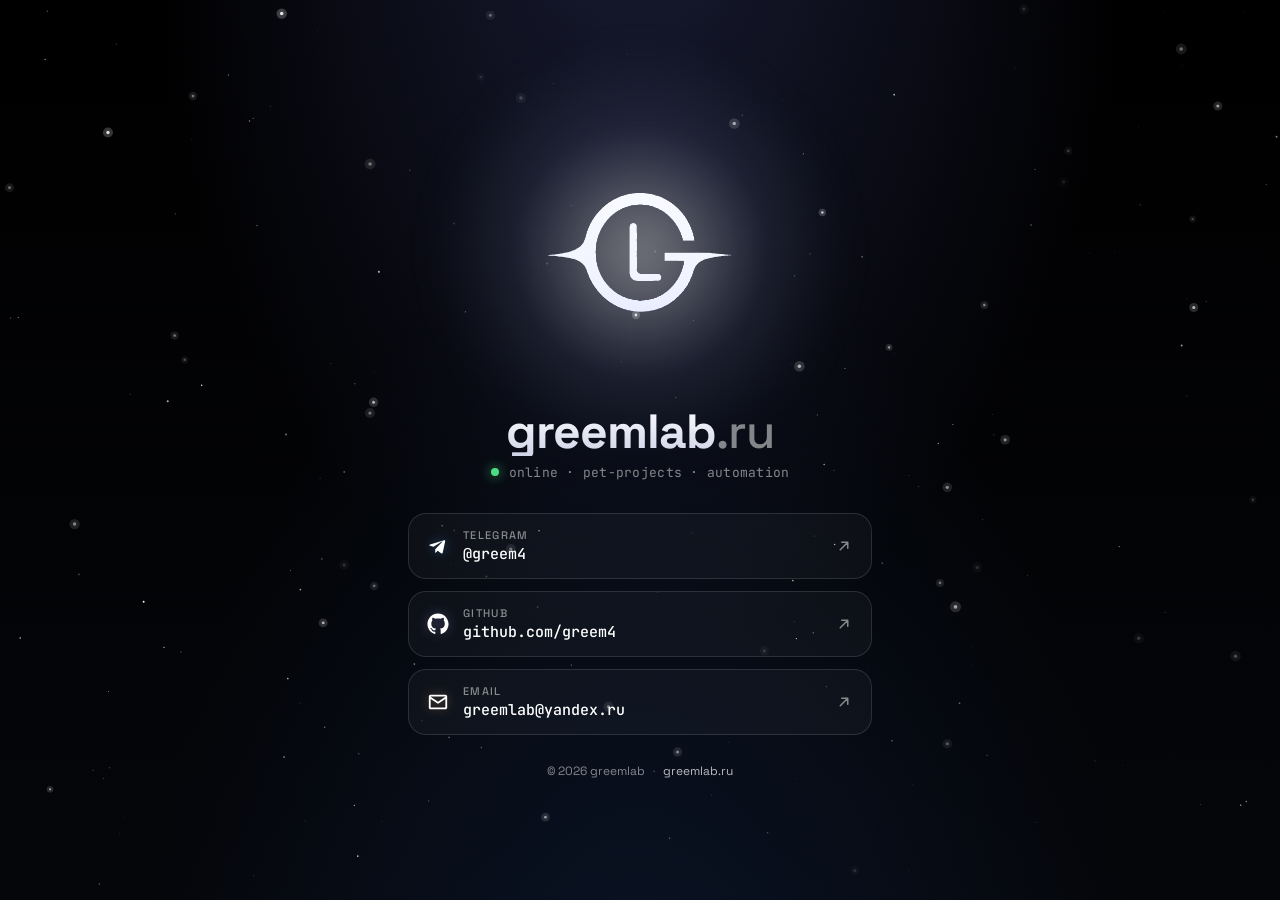
<file: index.html>
<!DOCTYPE html>
<html lang="ru">
<head>
  <meta charset="UTF-8" />
  <meta name="viewport" content="width=device-width, initial-scale=1.0, viewport-fit=cover" />
  <meta name="theme-color" content="#000000" />
  <meta name="description" content="greemlab — личный сайт-визитка. Telegram, GitHub, контакты." />
  <meta name="author" content="greemlab" />

  <meta property="og:type" content="website" />
  <meta property="og:title" content="greemlab" />
  <meta property="og:description" content="Личный сайт-визитка. Telegram, GitHub, контакты." />
  <meta property="og:image" content="https://greemlab.ru/assets/logo.png" />
  <meta property="og:url" content="https://greemlab.ru" />
  <meta name="twitter:card" content="summary_large_image" />

  <title>greemlab — личный сайт</title>

  <link rel="icon" type="image/svg+xml" href="assets/favicon.svg" />
  <link rel="icon" type="image/png" sizes="16x16" href="assets/favicon-16.png" />
  <link rel="icon" type="image/png" sizes="32x32" href="assets/favicon-32.png" />
  <link rel="icon" type="image/png" sizes="192x192" href="assets/favicon-192.png" />
  <link rel="icon" type="image/png" sizes="512x512" href="assets/favicon-512.png" />
  <link rel="alternate icon" type="image/x-icon" href="assets/favicon.ico" />
  <link rel="apple-touch-icon" sizes="180x180" href="assets/apple-touch-icon.png" />
  <link rel="canonical" href="https://greemlab.ru/" />

  <link rel="preconnect" href="https://fonts.googleapis.com" />
  <link rel="preconnect" href="https://fonts.gstatic.com" crossorigin />
  <link href="https://fonts.googleapis.com/css2?family=Space+Grotesk:wght@400;500;600;700&family=JetBrains+Mono:wght@400;500&display=swap" rel="stylesheet" />

  <link rel="stylesheet" href="styles.css" />
</head>
<body>
  <canvas id="starfield" aria-hidden="true"></canvas>

  <a class="skip-link" href="#main">Перейти к содержимому</a>

  <main id="main" class="card" role="main">
    <div class="logo-wrap">
      <div class="logo" role="img" aria-label="Логотип greemlab"></div>
      <img
        src="assets/logo-mask.png"
        alt="Логотип greemlab"
        class="logo-img"
        width="220"
        height="220"
        draggable="false"
      />
    </div>

    <h1 class="title">
      <span class="title-main">greemlab</span>
      <span class="title-dot">.</span><span class="title-tld">ru</span>
    </h1>

    <p class="tagline">
      <span class="dot"></span>
      <span>online · pet-projects · automation</span>
    </p>

    <nav class="links" aria-label="Контакты">
      <a class="link tg" href="https://t.me/greem4" target="_blank" rel="noopener noreferrer" aria-label="Telegram">
        <svg class="icon" viewBox="0 0 24 24" aria-hidden="true">
          <path d="M9.04 15.47 8.9 19.4c.41 0 .59-.18.81-.39l1.94-1.86 4.02 2.94c.74.41 1.27.2 1.46-.68l2.65-12.4c.25-1.13-.41-1.57-1.13-1.3L3.4 10.34c-1.1.43-1.08 1.05-.19 1.32l3.93 1.23 9.13-5.75c.43-.27.82-.12.5.17"/>
        </svg>
        <span class="link-text">
          <span class="link-label">Telegram</span>
          <span class="link-value">@greem4</span>
        </span>
        <svg class="arrow" viewBox="0 0 24 24" aria-hidden="true">
          <path d="M7 17 17 7M9 7h8v8" fill="none" stroke="currentColor" stroke-width="2" stroke-linecap="round" stroke-linejoin="round"/>
        </svg>
      </a>

      <a class="link gh" href="https://github.com/greem4" target="_blank" rel="noopener noreferrer" aria-label="GitHub">
        <svg class="icon" viewBox="0 0 24 24" aria-hidden="true">
          <path d="M12 .5C5.65.5.5 5.65.5 12c0 5.08 3.29 9.39 7.86 10.91.58.1.79-.25.79-.56 0-.28-.01-1.02-.02-2-3.2.69-3.87-1.54-3.87-1.54-.52-1.34-1.28-1.69-1.28-1.69-1.05-.72.08-.7.08-.7 1.16.08 1.78 1.2 1.78 1.2 1.03 1.77 2.7 1.26 3.36.96.1-.75.4-1.26.73-1.55-2.55-.29-5.24-1.28-5.24-5.69 0-1.26.45-2.29 1.19-3.1-.12-.29-.52-1.47.11-3.06 0 0 .97-.31 3.18 1.18.92-.26 1.91-.39 2.89-.39.98 0 1.97.13 2.89.39 2.21-1.49 3.18-1.18 3.18-1.18.63 1.59.23 2.77.11 3.06.74.81 1.19 1.84 1.19 3.1 0 4.42-2.7 5.4-5.27 5.69.41.36.78 1.05.78 2.12 0 1.53-.01 2.77-.01 3.15 0 .31.21.67.8.56C20.21 21.39 23.5 17.08 23.5 12 23.5 5.65 18.35.5 12 .5z"/>
        </svg>
        <span class="link-text">
          <span class="link-label">GitHub</span>
          <span class="link-value">github.com/greem4</span>
        </span>
        <svg class="arrow" viewBox="0 0 24 24" aria-hidden="true">
          <path d="M7 17 17 7M9 7h8v8" fill="none" stroke="currentColor" stroke-width="2" stroke-linecap="round" stroke-linejoin="round"/>
        </svg>
      </a>

      <a class="link mail" href="mailto:greemlab@yandex.ru" aria-label="Email">
        <svg class="icon" viewBox="0 0 24 24" aria-hidden="true">
          <path d="M4 4h16c1.1 0 2 .9 2 2v12c0 1.1-.9 2-2 2H4c-1.1 0-2-.9-2-2V6c0-1.1.9-2 2-2zm0 2v.4l8 5.2 8-5.2V6H4zm16 2.8-7.45 4.85a1 1 0 0 1-1.1 0L4 8.8V18h16V8.8z"/>
        </svg>
        <span class="link-text">
          <span class="link-label">Email</span>
          <span class="link-value">greemlab@yandex.ru</span>
        </span>
        <svg class="arrow" viewBox="0 0 24 24" aria-hidden="true">
          <path d="M7 17 17 7M9 7h8v8" fill="none" stroke="currentColor" stroke-width="2" stroke-linecap="round" stroke-linejoin="round"/>
        </svg>
      </a>
    </nav>

    <footer class="footer">
      <span>© <span id="year">2026</span> greemlab</span>
      <span class="sep">·</span>
      <a href="https://greemlab.ru" rel="canonical">greemlab.ru</a>
    </footer>
  </main>

  <script src="script.js" defer></script>
</body>
</html>
</file>
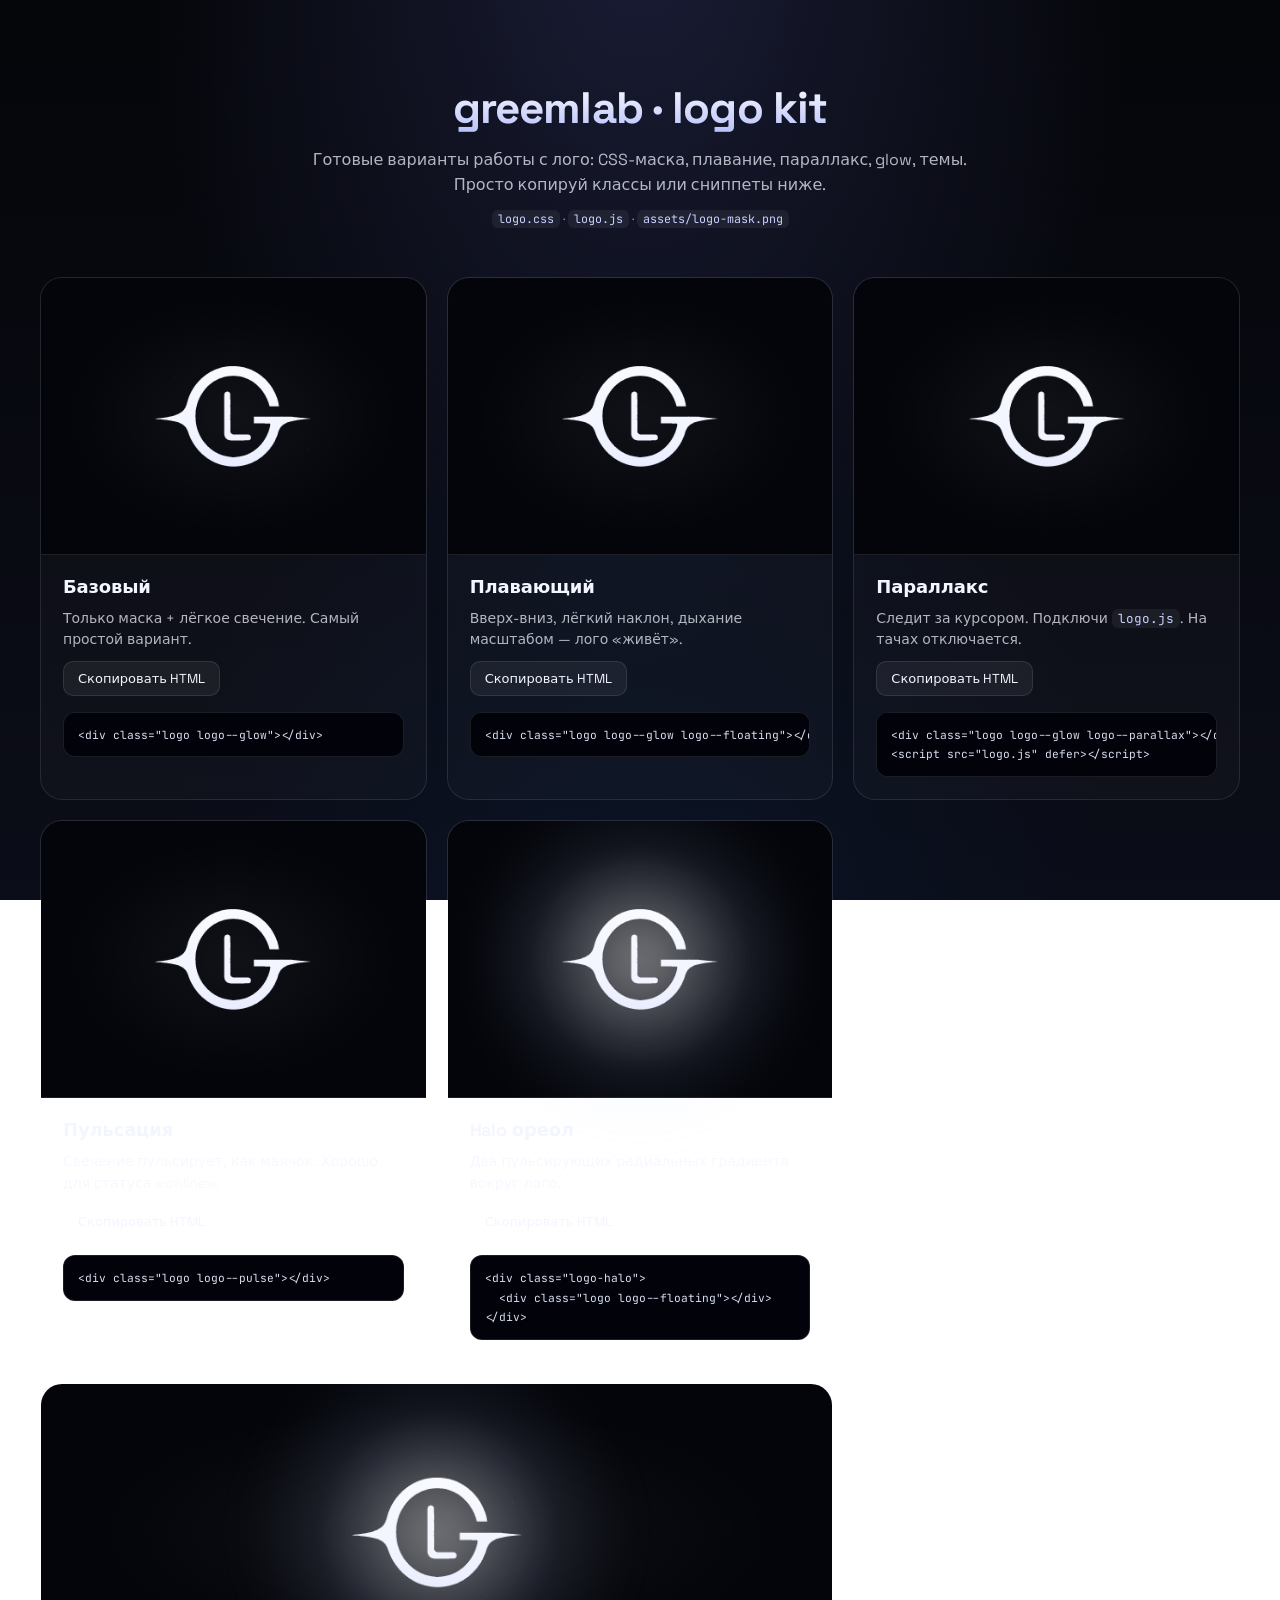
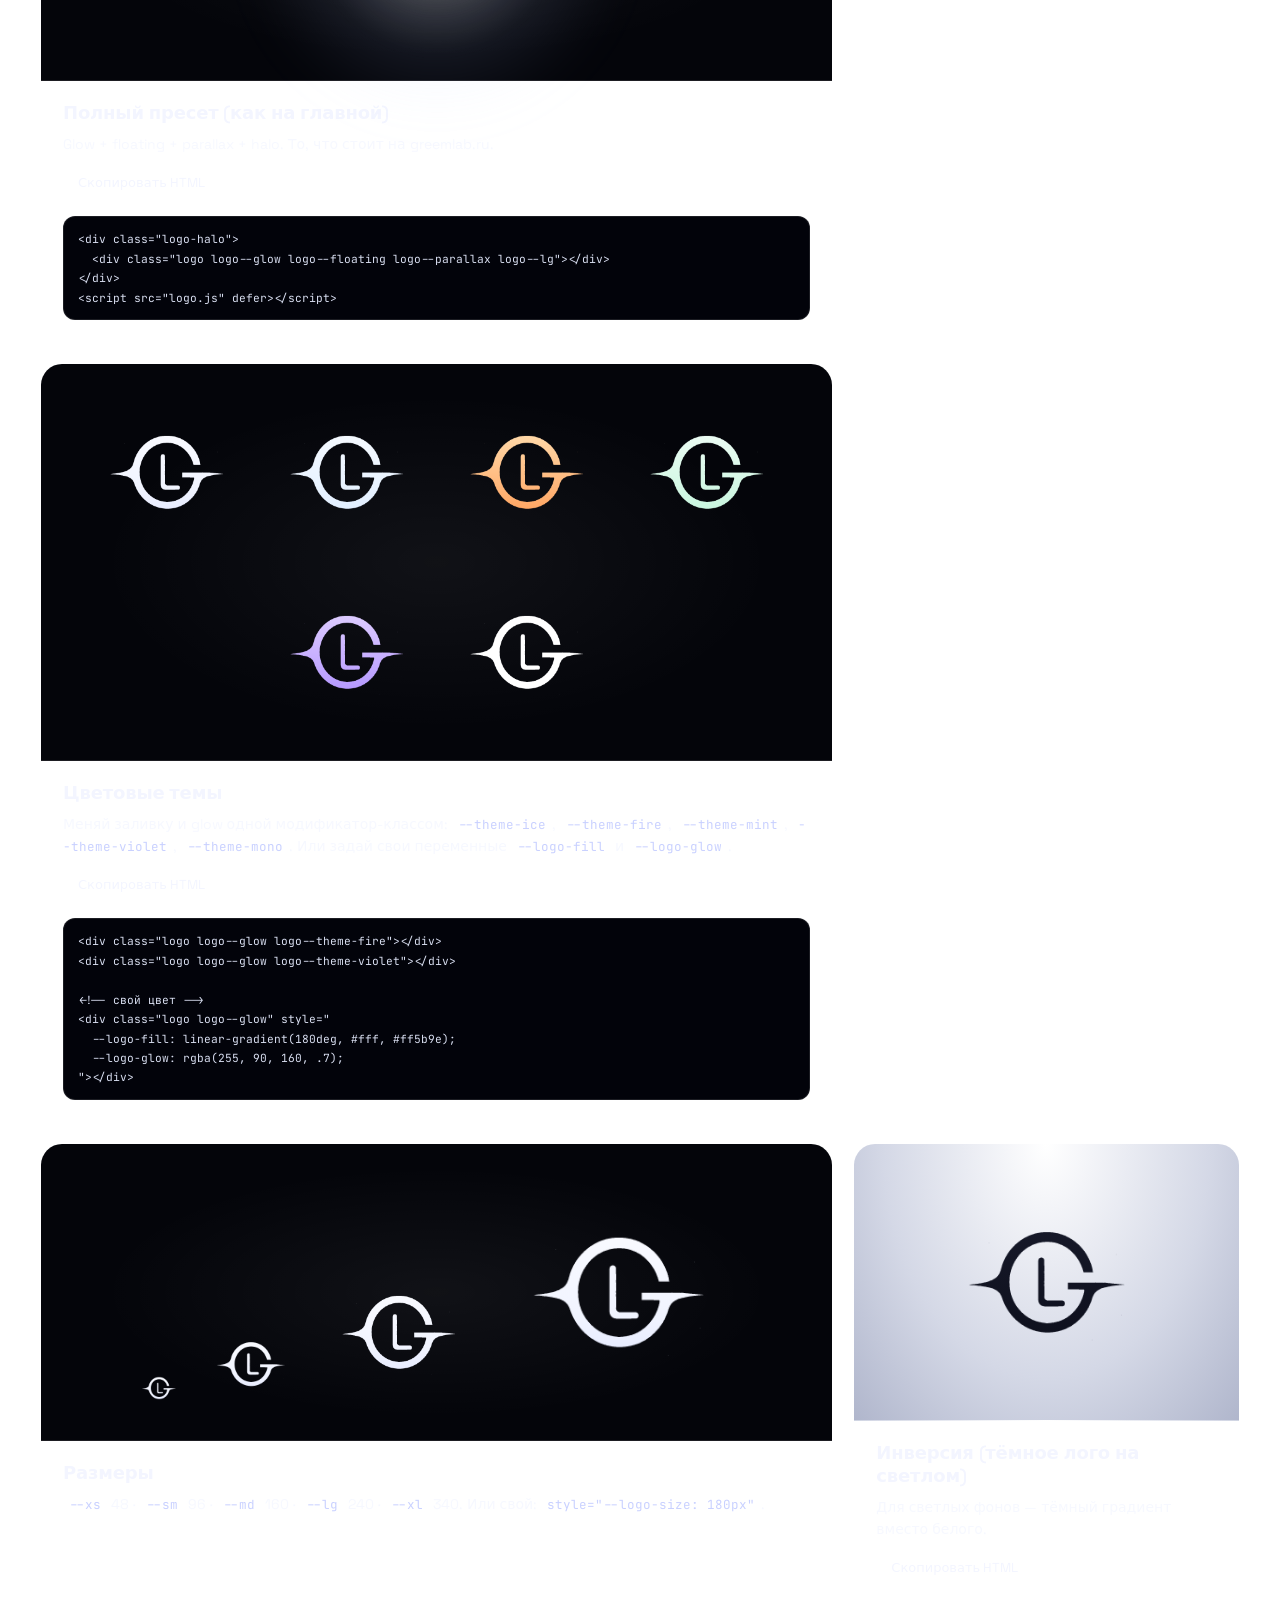
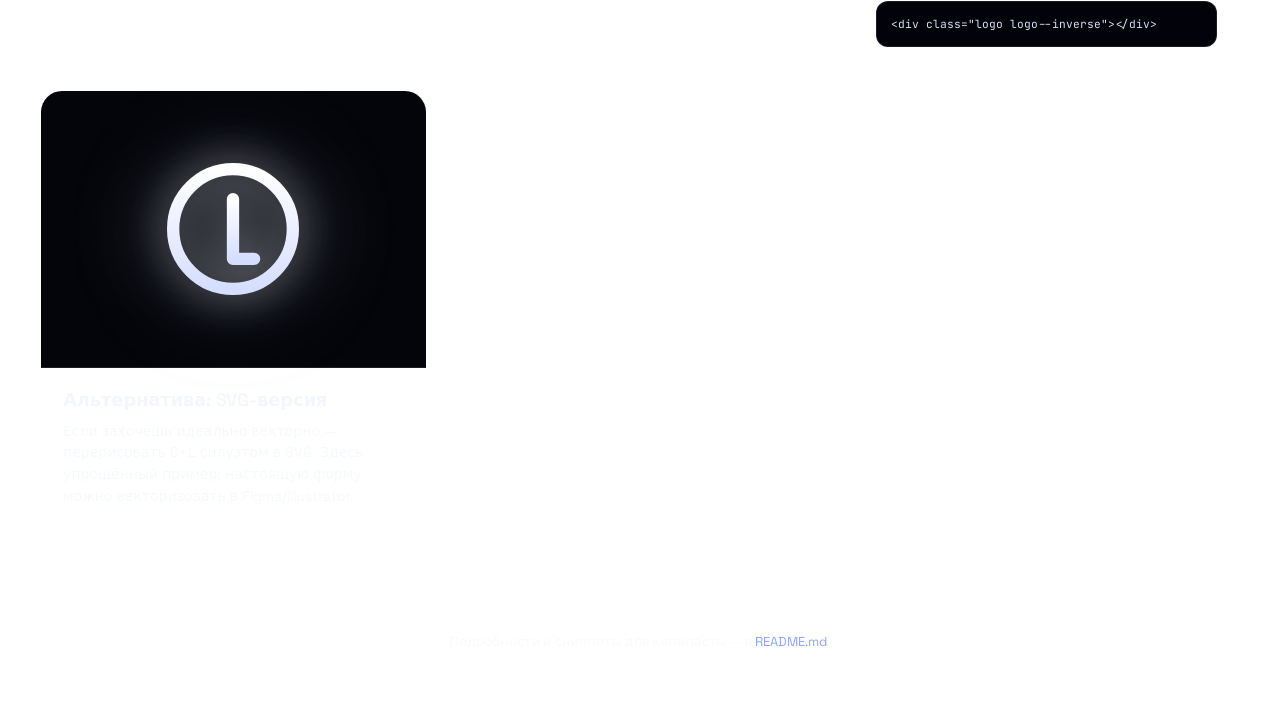
<file: logo-kit/index.html>
<!DOCTYPE html>
<html lang="ru">
<head>
  <meta charset="UTF-8" />
  <meta name="viewport" content="width=device-width, initial-scale=1.0" />
  <title>greemlab — logo kit</title>
  <link rel="icon" type="image/svg+xml" href="assets/favicon.svg" />
  <link rel="icon" type="image/png" href="assets/logo-mask.png" />

  <link rel="preconnect" href="https://fonts.googleapis.com" />
  <link rel="preconnect" href="https://fonts.gstatic.com" crossorigin />
  <link href="https://fonts.googleapis.com/css2?family=Space+Grotesk:wght@400;500;600;700&family=JetBrains+Mono:wght@400;500&display=swap" rel="stylesheet" />

  <link rel="stylesheet" href="logo.css" />
  <link rel="stylesheet" href="showcase.css" />
</head>
<body>
  <header class="hero">
    <h1>greemlab · logo kit</h1>
    <p class="lead">
      Готовые варианты работы с лого: CSS-маска, плавание, параллакс, glow, темы.
      Просто копируй классы или сниппеты ниже.
    </p>
    <p class="meta">
      <code>logo.css</code> · <code>logo.js</code> · <code>assets/logo-mask.png</code>
    </p>
  </header>

  <main class="grid">

    <!-- 1. Базовый -->
    <section class="tile">
      <div class="tile__stage">
        <div class="logo logo--glow"></div>
      </div>
      <div class="tile__body">
        <h2>Базовый</h2>
        <p>Только маска + лёгкое свечение. Самый простой вариант.</p>
        <button class="copy" data-target="#snip-basic">Скопировать HTML</button>
        <pre id="snip-basic"><code>&lt;div class="logo logo--glow"&gt;&lt;/div&gt;</code></pre>
      </div>
    </section>

    <!-- 2. Плавающий -->
    <section class="tile">
      <div class="tile__stage">
        <div class="logo logo--glow logo--floating"></div>
      </div>
      <div class="tile__body">
        <h2>Плавающий</h2>
        <p>Вверх-вниз, лёгкий наклон, дыхание масштабом — лого «живёт».</p>
        <button class="copy" data-target="#snip-float">Скопировать HTML</button>
        <pre id="snip-float"><code>&lt;div class="logo logo--glow logo--floating"&gt;&lt;/div&gt;</code></pre>
      </div>
    </section>

    <!-- 3. Параллакс -->
    <section class="tile">
      <div class="tile__stage">
        <div class="logo logo--glow logo--parallax"></div>
      </div>
      <div class="tile__body">
        <h2>Параллакс</h2>
        <p>Следит за курсором. Подключи <code>logo.js</code>. На тачах отключается.</p>
        <button class="copy" data-target="#snip-parallax">Скопировать HTML</button>
        <pre id="snip-parallax"><code>&lt;div class="logo logo--glow logo--parallax"&gt;&lt;/div&gt;
&lt;script src="logo.js" defer&gt;&lt;/script&gt;</code></pre>
      </div>
    </section>

    <!-- 4. Пульсация -->
    <section class="tile">
      <div class="tile__stage">
        <div class="logo logo--pulse"></div>
      </div>
      <div class="tile__body">
        <h2>Пульсация</h2>
        <p>Свечение пульсирует, как маячок. Хорошо для статуса «online».</p>
        <button class="copy" data-target="#snip-pulse">Скопировать HTML</button>
        <pre id="snip-pulse"><code>&lt;div class="logo logo--pulse"&gt;&lt;/div&gt;</code></pre>
      </div>
    </section>

    <!-- 5. Halo ореол -->
    <section class="tile">
      <div class="tile__stage">
        <div class="logo-halo">
          <div class="logo logo--floating"></div>
        </div>
      </div>
      <div class="tile__body">
        <h2>Halo ореол</h2>
        <p>Два пульсирующих радиальных градиента вокруг лого.</p>
        <button class="copy" data-target="#snip-halo">Скопировать HTML</button>
        <pre id="snip-halo"><code>&lt;div class="logo-halo"&gt;
  &lt;div class="logo logo--floating"&gt;&lt;/div&gt;
&lt;/div&gt;</code></pre>
      </div>
    </section>

    <!-- 6. Полный пресет -->
    <section class="tile tile--wide">
      <div class="tile__stage">
        <div class="logo-halo">
          <div class="logo logo--glow logo--floating logo--parallax logo--lg"></div>
        </div>
      </div>
      <div class="tile__body">
        <h2>Полный пресет (как на главной)</h2>
        <p>Glow + floating + parallax + halo. То, что стоит на greemlab.ru.</p>
        <button class="copy" data-target="#snip-full">Скопировать HTML</button>
        <pre id="snip-full"><code>&lt;div class="logo-halo"&gt;
  &lt;div class="logo logo--glow logo--floating logo--parallax logo--lg"&gt;&lt;/div&gt;
&lt;/div&gt;
&lt;script src="logo.js" defer&gt;&lt;/script&gt;</code></pre>
      </div>
    </section>

    <!-- 7. Темы -->
    <section class="tile tile--wide">
      <div class="tile__stage tile__stage--row">
        <div class="logo logo--glow logo--md"></div>
        <div class="logo logo--glow logo--md logo--theme-ice"></div>
        <div class="logo logo--glow logo--md logo--theme-fire"></div>
        <div class="logo logo--glow logo--md logo--theme-mint"></div>
        <div class="logo logo--glow logo--md logo--theme-violet"></div>
        <div class="logo logo--md logo--theme-mono"></div>
      </div>
      <div class="tile__body">
        <h2>Цветовые темы</h2>
        <p>
          Меняй заливку и glow одной модификатор-классом:
          <code>--theme-ice</code>, <code>--theme-fire</code>,
          <code>--theme-mint</code>, <code>--theme-violet</code>, <code>--theme-mono</code>.
          Или задай свои переменные <code>--logo-fill</code> и <code>--logo-glow</code>.
        </p>
        <button class="copy" data-target="#snip-themes">Скопировать HTML</button>
        <pre id="snip-themes"><code>&lt;div class="logo logo--glow logo--theme-fire"&gt;&lt;/div&gt;
&lt;div class="logo logo--glow logo--theme-violet"&gt;&lt;/div&gt;

&lt;!-- свой цвет --&gt;
&lt;div class="logo logo--glow" style="
  --logo-fill: linear-gradient(180deg, #fff, #ff5b9e);
  --logo-glow: rgba(255, 90, 160, .7);
"&gt;&lt;/div&gt;</code></pre>
      </div>
    </section>

    <!-- 8. Размеры -->
    <section class="tile tile--wide">
      <div class="tile__stage tile__stage--row tile__stage--baseline">
        <div class="logo logo--glow logo--xs"></div>
        <div class="logo logo--glow logo--sm"></div>
        <div class="logo logo--glow logo--md"></div>
        <div class="logo logo--glow logo--lg"></div>
      </div>
      <div class="tile__body">
        <h2>Размеры</h2>
        <p>
          <code>--xs</code> 48 · <code>--sm</code> 96 · <code>--md</code> 160 ·
          <code>--lg</code> 240 · <code>--xl</code> 340. Или свой:
          <code>style="--logo-size: 180px"</code>.
        </p>
      </div>
    </section>

    <!-- 9. Светлая тема (инверсия) -->
    <section class="tile">
      <div class="tile__stage tile__stage--light">
        <div class="logo logo--inverse"></div>
      </div>
      <div class="tile__body">
        <h2>Инверсия (тёмное лого на светлом)</h2>
        <p>Для светлых фонов — тёмный градиент вместо белого.</p>
        <button class="copy" data-target="#snip-inv">Скопировать HTML</button>
        <pre id="snip-inv"><code>&lt;div class="logo logo--inverse"&gt;&lt;/div&gt;</code></pre>
      </div>
    </section>

    <!-- 10. Чисто SVG-маска (без PNG) -->
    <section class="tile">
      <div class="tile__stage">
        <div
          class="logo logo--glow"
          style="-webkit-mask-image:none;mask-image:none;background:transparent;display:grid;place-items:center"
        >
          <svg viewBox="0 0 100 100" width="80%" height="80%" aria-hidden="true">
            <defs>
              <linearGradient id="g" x1="0" y1="0" x2="0" y2="1">
                <stop offset="0" stop-color="#ffffff" />
                <stop offset="1" stop-color="#d6deff" />
              </linearGradient>
            </defs>
            <circle cx="50" cy="50" r="34" fill="none" stroke="url(#g)" stroke-width="7" />
            <path d="M50 33 v34 h12" fill="none" stroke="url(#g)" stroke-width="7" stroke-linecap="round" stroke-linejoin="round" />
          </svg>
        </div>
      </div>
      <div class="tile__body">
        <h2>Альтернатива: SVG-версия</h2>
        <p>
          Если захочешь идеально векторно — перерисовать G+L силуэтом в SVG.
          Здесь упрощённый пример; настоящую форму можно векторизовать в Figma/Illustrator.
        </p>
      </div>
    </section>

  </main>

  <footer class="footer">
    <p>
      Подробности и сниппеты для копипасты — в
      <a href="README.md">README.md</a>.
    </p>
  </footer>

  <div class="toast" id="toast" role="status" aria-live="polite">Скопировано</div>

  <script src="logo.js" defer></script>
  <script src="showcase.js" defer></script>
</body>
</html>
</file>
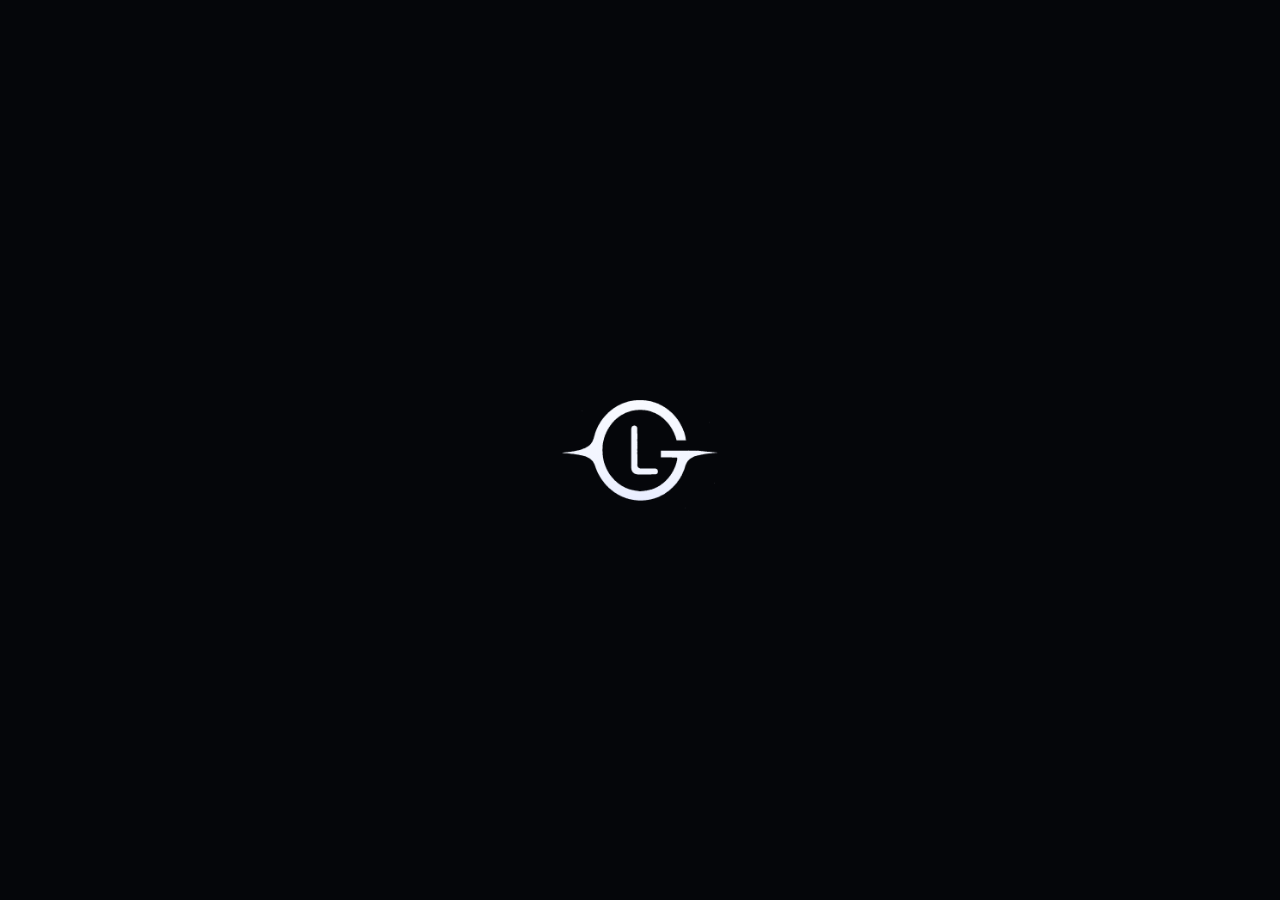
<file: logo-kit/snippets/01-basic.html>
<!DOCTYPE html>
<html lang="ru">
<head>
  <meta charset="UTF-8" />
  <title>logo — basic</title>
  <link rel="stylesheet" href="../logo.css" />
  <style>
    body { margin: 0; min-height: 100svh; display: grid; place-items: center; background: #05060a; }
    .logo { --logo-url: url("../assets/logo-mask.png"); }
  </style>
</head>
<body>
  <div class="logo logo--glow"></div>
</body>
</html>
</file>
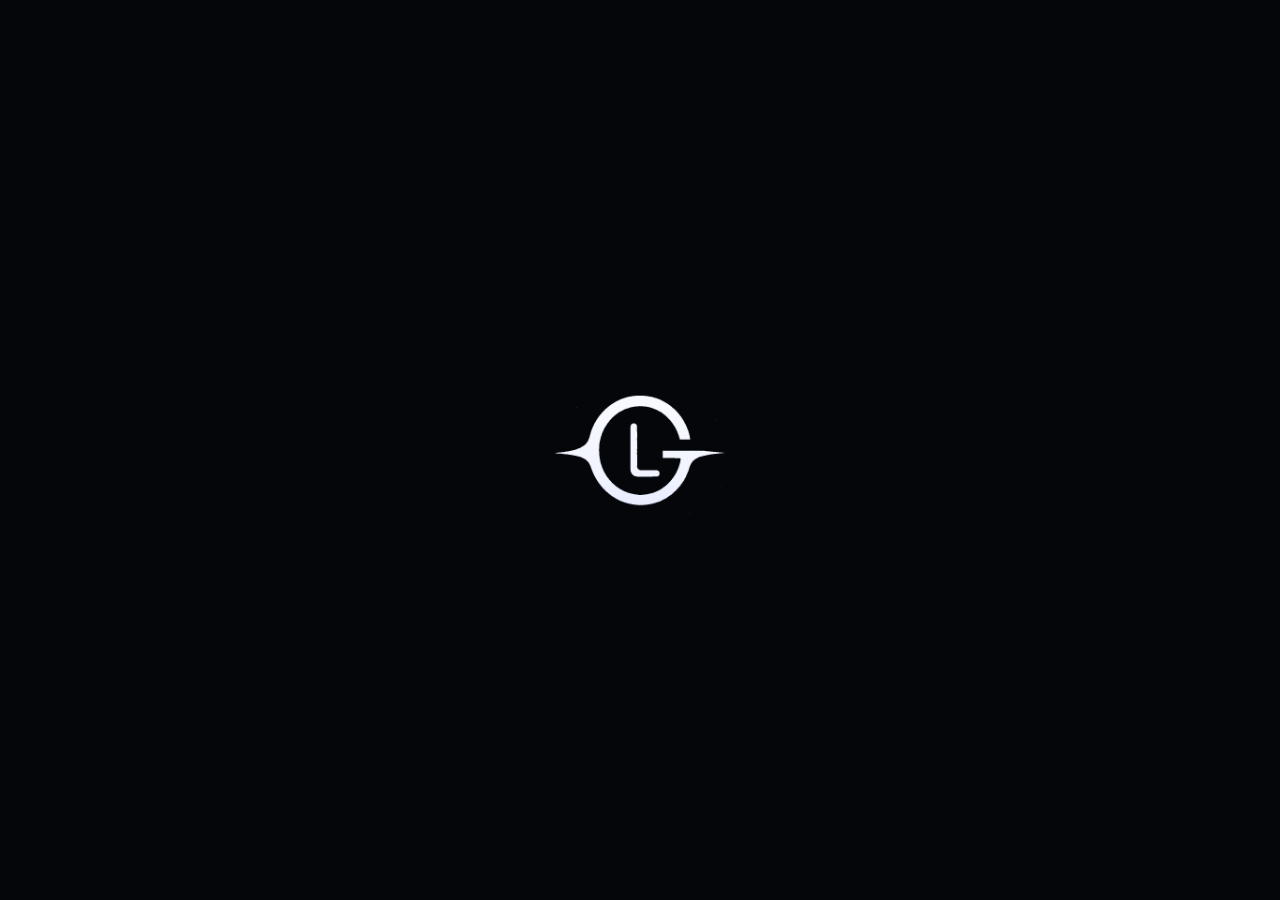
<file: logo-kit/snippets/02-floating.html>
<!DOCTYPE html>
<html lang="ru">
<head>
  <meta charset="UTF-8" />
  <title>logo — floating</title>
  <link rel="stylesheet" href="../logo.css" />
  <style>
    body { margin: 0; min-height: 100svh; display: grid; place-items: center; background: #05060a; }
    .logo { --logo-url: url("../assets/logo-mask.png"); --logo-size: 240px; }
  </style>
</head>
<body>
  <div class="logo logo--glow logo--floating"></div>
</body>
</html>
</file>
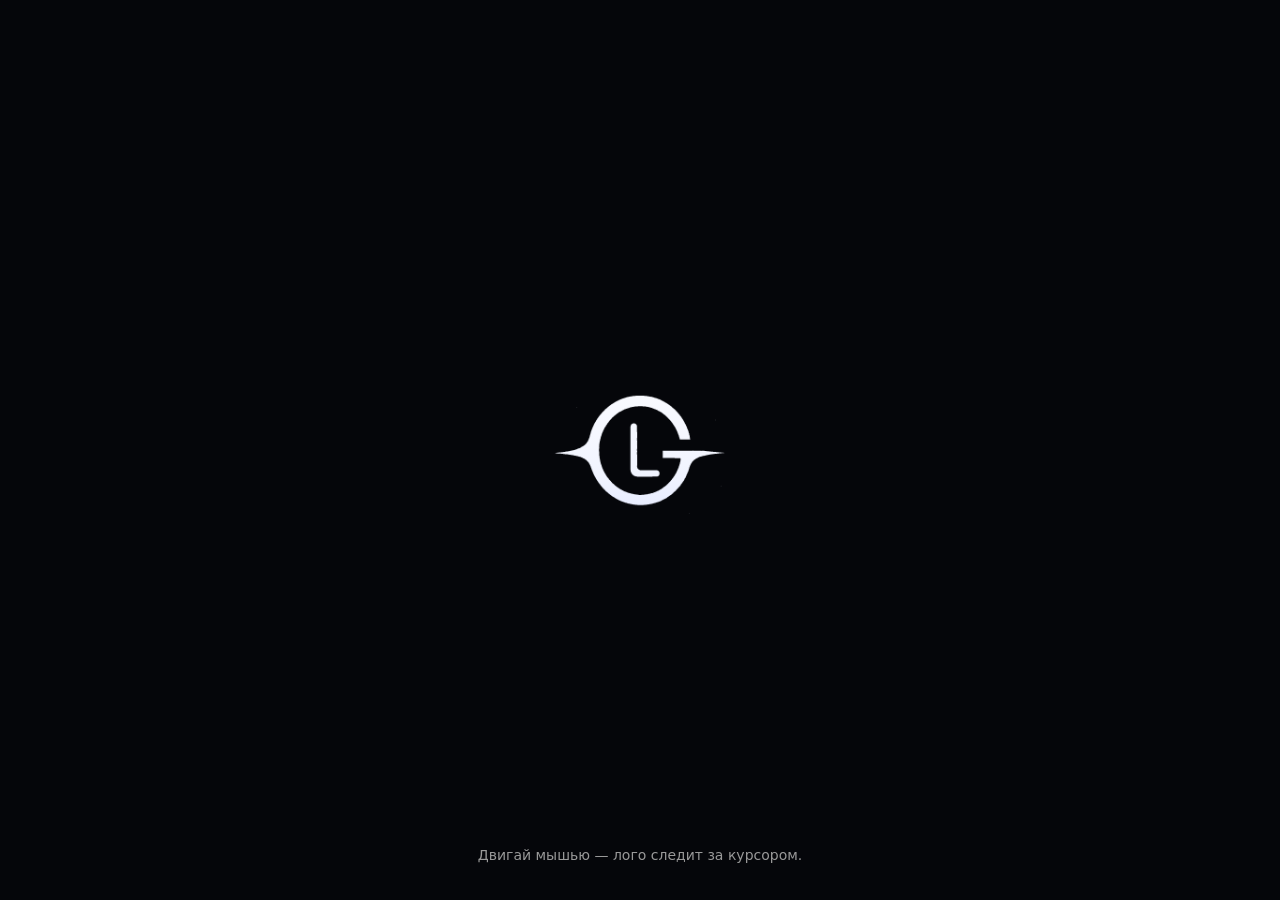
<file: logo-kit/snippets/03-parallax.html>
<!DOCTYPE html>
<html lang="ru">
<head>
  <meta charset="UTF-8" />
  <title>logo — parallax</title>
  <link rel="stylesheet" href="../logo.css" />
  <style>
    body { margin: 0; min-height: 100svh; display: grid; place-items: center; background: #05060a; }
    .logo { --logo-url: url("../assets/logo-mask.png"); --logo-size: 240px; }
    p { position: fixed; bottom: 20px; left: 0; right: 0; text-align: center;
        color: #999; font: 14px/1.4 system-ui; }
  </style>
</head>
<body>
  <div class="logo logo--glow logo--parallax logo--floating"></div>
  <p>Двигай мышью — лого следит за курсором.</p>
  <script src="../logo.js" defer></script>
</body>
</html>
</file>
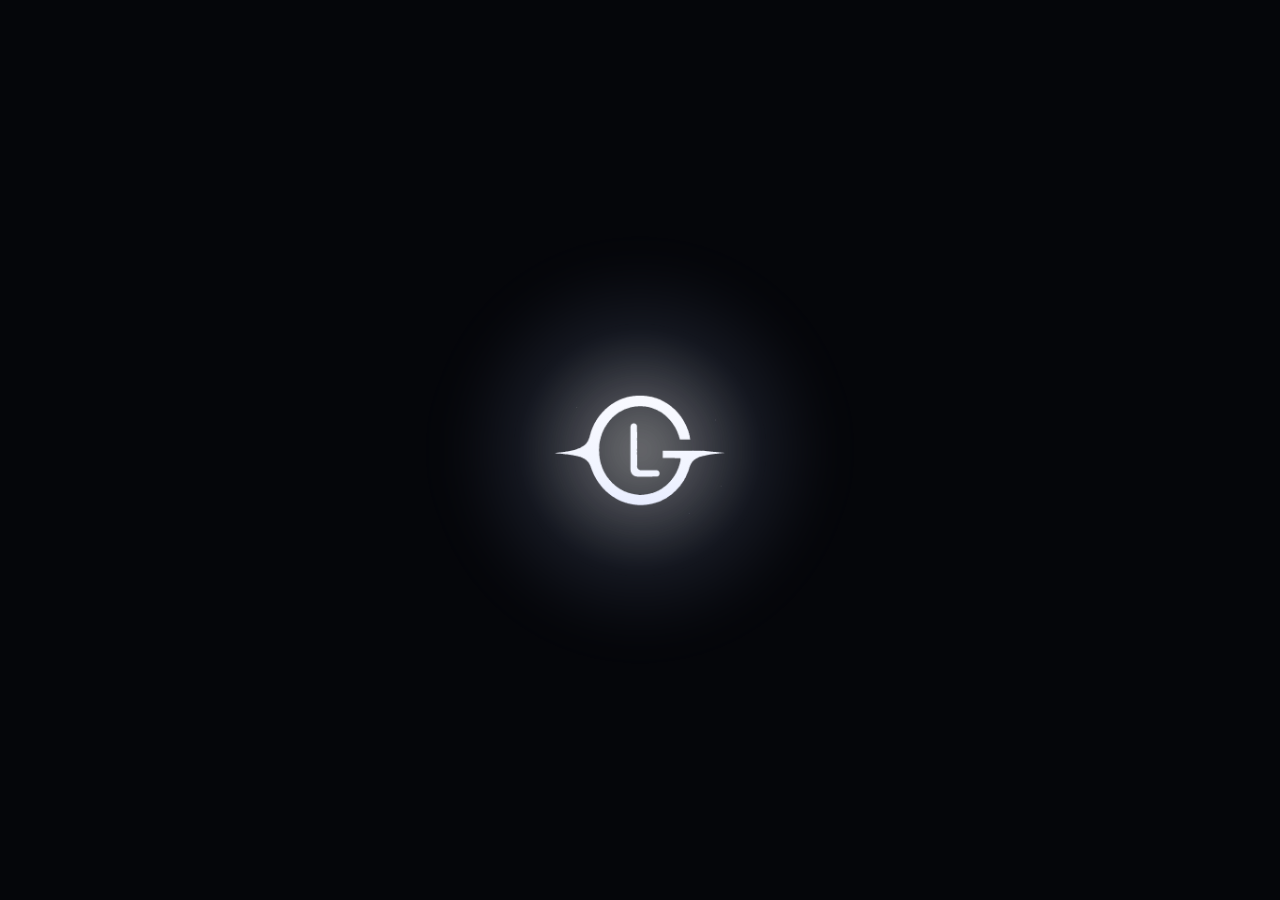
<file: logo-kit/snippets/04-halo.html>
<!DOCTYPE html>
<html lang="ru">
<head>
  <meta charset="UTF-8" />
  <title>logo — halo</title>
  <link rel="stylesheet" href="../logo.css" />
  <style>
    body { margin: 0; min-height: 100svh; display: grid; place-items: center; background: #05060a; }
    .logo { --logo-url: url("../assets/logo-mask.png"); --logo-size: 240px; }
  </style>
</head>
<body>
  <div class="logo-halo">
    <div class="logo logo--floating"></div>
  </div>
</body>
</html>
</file>
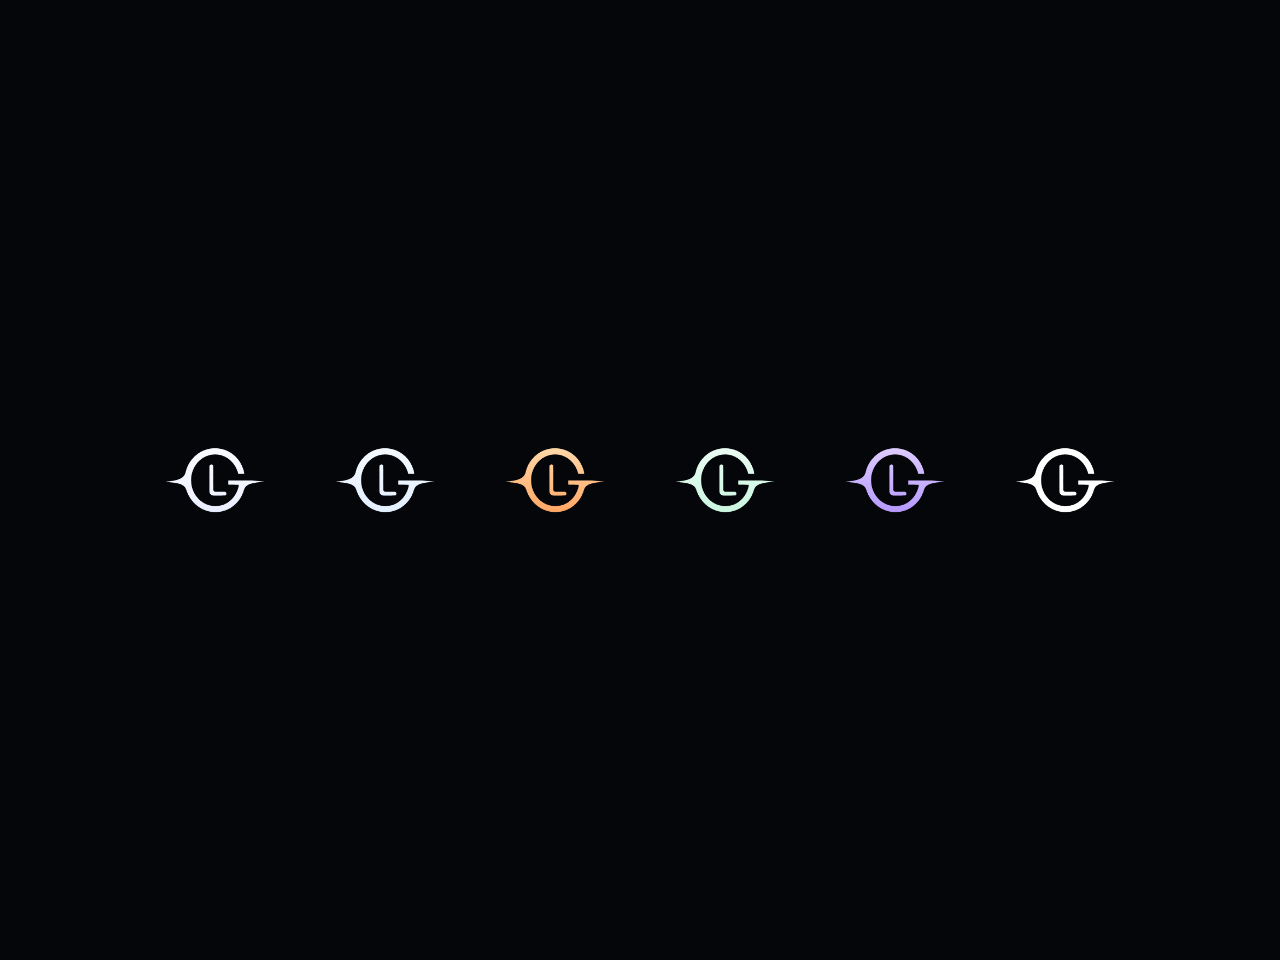
<file: logo-kit/snippets/05-themes.html>
<!DOCTYPE html>
<html lang="ru">
<head>
  <meta charset="UTF-8" />
  <title>logo — themes</title>
  <link rel="stylesheet" href="../logo.css" />
  <style>
    body {
      margin: 0; min-height: 100svh;
      display: flex; flex-wrap: wrap; gap: 30px;
      justify-content: center; align-items: center;
      background: #05060a; padding: 30px;
    }
    .logo { --logo-url: url("../assets/logo-mask.png"); --logo-size: 140px; }
  </style>
</head>
<body>
  <div class="logo logo--glow"></div>
  <div class="logo logo--glow logo--theme-ice"></div>
  <div class="logo logo--glow logo--theme-fire"></div>
  <div class="logo logo--glow logo--theme-mint"></div>
  <div class="logo logo--glow logo--theme-violet"></div>
  <div class="logo logo--theme-mono"></div>
</body>
</html>
</file>
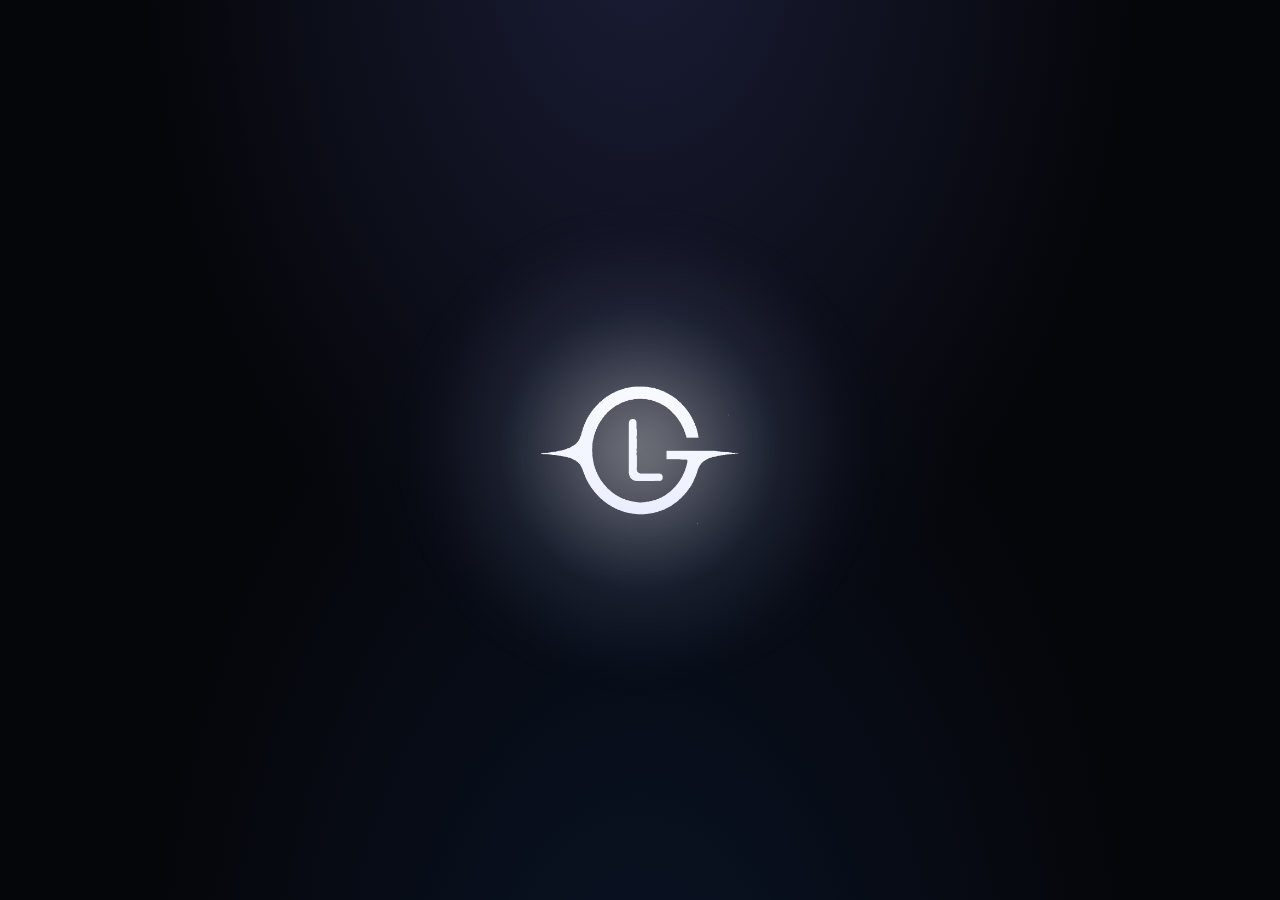
<file: logo-kit/snippets/06-full-preset.html>
<!DOCTYPE html>
<html lang="ru">
<head>
  <meta charset="UTF-8" />
  <title>logo — full preset</title>
  <link rel="stylesheet" href="../logo.css" />
  <style>
    body {
      margin: 0; min-height: 100svh;
      display: grid; place-items: center;
      background:
        radial-gradient(ellipse at 50% -10%, #1a1d36 0%, transparent 55%),
        radial-gradient(ellipse at 50% 120%, #0a1426 0%, transparent 55%),
        #05060a;
    }
    .logo { --logo-url: url("../assets/logo-mask.png"); --logo-size: 280px; }
  </style>
</head>
<body>
  <div class="logo-halo">
    <div class="logo logo--glow logo--floating logo--parallax"></div>
  </div>
  <script src="../logo.js" defer></script>
</body>
</html>
</file>
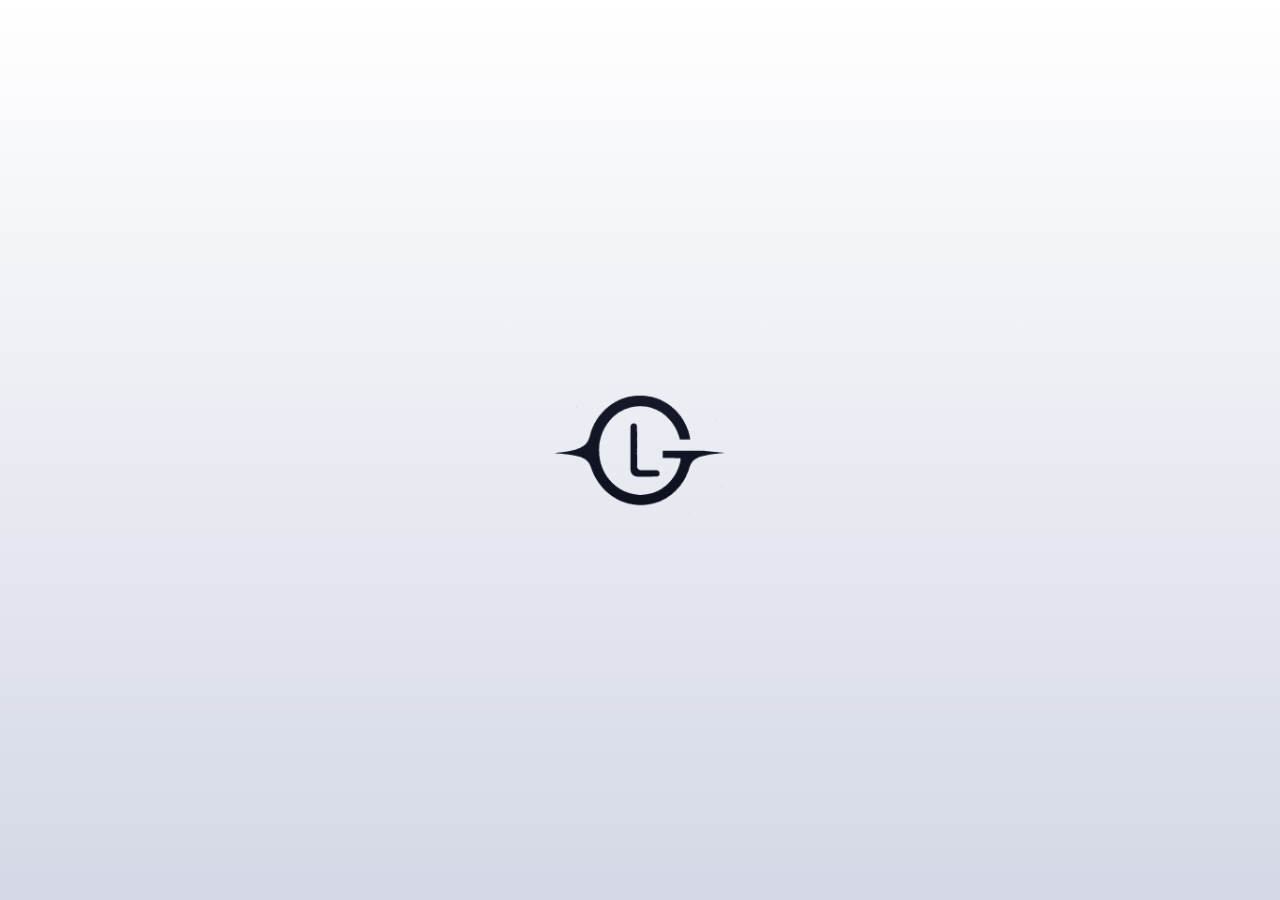
<file: logo-kit/snippets/07-inverse.html>
<!DOCTYPE html>
<html lang="ru">
<head>
  <meta charset="UTF-8" />
  <title>logo — inverse</title>
  <link rel="stylesheet" href="../logo.css" />
  <style>
    body {
      margin: 0; min-height: 100svh;
      display: grid; place-items: center;
      background: linear-gradient(180deg, #ffffff 0%, #d4d8e6 100%);
    }
    .logo { --logo-url: url("../assets/logo-mask.png"); --logo-size: 240px; }
  </style>
</head>
<body>
  <div class="logo logo--inverse logo--floating"></div>
</body>
</html>
</file>
<file: styles.css>
:root {
  --bg-0: #000000;
  --bg-1: #05060a;
  --bg-2: #0b0d18;
  --fg: #ffffff;
  --fg-dim: rgba(255, 255, 255, 0.72);
  --fg-mute: rgba(255, 255, 255, 0.5);
  --border: rgba(255, 255, 255, 0.12);
  --border-hover: rgba(255, 255, 255, 0.35);
  --accent: #ffffff;
  --glow: rgba(255, 255, 255, 0.55);
  --card-bg: rgba(255, 255, 255, 0.035);
  --radius: 18px;
  --radius-lg: 28px;
  --shadow: 0 30px 80px -20px rgba(0, 0, 0, 0.8);
  --transition: 220ms cubic-bezier(0.2, 0.7, 0.2, 1);
}

* {
  box-sizing: border-box;
}

html, body {
  margin: 0;
  padding: 0;
  height: 100%;
}

html {
  scroll-behavior: smooth;
}

body {
  font-family: "Space Grotesk", system-ui, -apple-system, "Segoe UI", Roboto, sans-serif;
  color: var(--fg);
  background:
    radial-gradient(ellipse at 50% -20%, #1a1d36 0%, transparent 55%),
    radial-gradient(ellipse at 50% 120%, #0a1426 0%, transparent 55%),
    linear-gradient(180deg, var(--bg-0) 0%, var(--bg-1) 100%);
  background-attachment: fixed;
  min-height: 100svh;
  overflow-x: hidden;
  display: grid;
  place-items: center;
  padding: clamp(16px, 4vw, 48px);
  -webkit-font-smoothing: antialiased;
  -moz-osx-font-smoothing: grayscale;
  text-rendering: optimizeLegibility;
}

#starfield {
  position: fixed;
  inset: 0;
  width: 100%;
  height: 100%;
  z-index: 0;
  pointer-events: none;
  display: block;
}

.skip-link {
  position: absolute;
  left: -9999px;
  top: 0;
}
.skip-link:focus {
  left: 16px;
  top: 16px;
  z-index: 10;
  background: #fff;
  color: #000;
  padding: 8px 12px;
  border-radius: 8px;
}

.card {
  position: relative;
  z-index: 1;
  width: min(520px, 100%);
  padding: clamp(20px, 4vw, 32px) clamp(16px, 3vw, 28px) clamp(28px, 5vw, 40px);
  display: flex;
  flex-direction: column;
  align-items: center;
  text-align: center;
  isolation: isolate;
  animation: cardIn 800ms cubic-bezier(0.2, 0.7, 0.2, 1) both;
}

@keyframes cardIn {
  from {
    opacity: 0;
    transform: translateY(16px) scale(0.98);
    filter: blur(8px);
  }
  to {
    opacity: 1;
    transform: translateY(0) scale(1);
    filter: blur(0);
  }
}

.logo-wrap {
  position: relative;
  width: clamp(180px, 44vw, 260px);
  aspect-ratio: 1 / 1;
  display: grid;
  place-items: center;
  margin: 8px 0 4px;
  transform: translate3d(var(--px, 0px), var(--py, 0px), 0);
  transition: transform 600ms cubic-bezier(0.2, 0.7, 0.2, 1);
  will-change: transform;
}

.logo-wrap::before {
  content: "";
  position: absolute;
  inset: -30%;
  border-radius: 50%;
  background: radial-gradient(circle, rgba(255, 255, 255, 0.32) 0%, rgba(180, 200, 255, 0.12) 35%, transparent 70%);
  filter: blur(24px);
  z-index: -1;
  animation: pulse 4.5s ease-in-out infinite;
}

.logo-wrap::after {
  content: "";
  position: absolute;
  inset: -8%;
  border-radius: 50%;
  background: radial-gradient(circle, rgba(255, 255, 255, 0.18) 0%, transparent 60%);
  filter: blur(8px);
  z-index: -1;
  animation: pulse 3s ease-in-out infinite reverse;
}

.logo {
  position: absolute;
  inset: 0;
  width: 100%;
  height: 100%;
  background: linear-gradient(180deg, #ffffff 0%, #f1f4ff 60%, #d6deff 100%);
  -webkit-mask-image: url("assets/logo-mask.png");
  -webkit-mask-repeat: no-repeat;
  -webkit-mask-position: center;
  -webkit-mask-size: contain;
          mask-image: url("assets/logo-mask.png");
          mask-repeat: no-repeat;
          mask-position: center;
          mask-size: contain;
  filter: drop-shadow(0 0 20px rgba(255, 255, 255, 0.55)) drop-shadow(0 0 44px rgba(180, 200, 255, 0.25));
  animation: float 7s ease-in-out infinite, drift 11s ease-in-out infinite, sway 9s ease-in-out infinite;
  transform-origin: 50% 50%;
  user-select: none;
  -webkit-user-drag: none;
}

.logo-img {
  position: absolute;
  width: 1px;
  height: 1px;
  opacity: 0;
  pointer-events: none;
}

@keyframes float {
  0%, 100% { translate: 0 0; }
  50%      { translate: 0 -14px; }
}

@keyframes drift {
  0%, 100% { rotate: -1.5deg; }
  50%      { rotate:  1.5deg; }
}

@keyframes sway {
  0%, 100% { scale: 1; }
  50%      { scale: 1.04; }
}

@keyframes pulse {
  0%, 100% { opacity: 0.6; transform: scale(1); }
  50%      { opacity: 1;   transform: scale(1.08); }
}

.title {
  margin: 22px 0 8px;
  font-size: clamp(34px, 6vw, 48px);
  font-weight: 700;
  letter-spacing: -0.02em;
  line-height: 1;
  display: inline-flex;
  align-items: baseline;
}

.title-main {
  background: linear-gradient(180deg, #ffffff 0%, #cfd3e6 100%);
  -webkit-background-clip: text;
  background-clip: text;
  color: transparent;
}

.title-dot,
.title-tld {
  color: var(--fg-mute);
  font-weight: 500;
}

.tagline {
  margin: 0 0 28px;
  font-family: "JetBrains Mono", ui-monospace, SFMono-Regular, Menlo, monospace;
  font-size: 13px;
  color: var(--fg-mute);
  display: inline-flex;
  align-items: center;
  gap: 10px;
  letter-spacing: 0.02em;
}

.dot {
  width: 8px;
  height: 8px;
  border-radius: 50%;
  background: #4ade80;
  box-shadow: 0 0 12px rgba(74, 222, 128, 0.8);
  animation: blink 2.4s ease-in-out infinite;
}

@keyframes blink {
  0%, 100% { opacity: 1; transform: scale(1); }
  50% { opacity: 0.4; transform: scale(0.85); }
}

.links {
  display: flex;
  flex-direction: column;
  gap: 12px;
  width: 100%;
  margin-top: 4px;
}

.link {
  --link-glow: rgba(255, 255, 255, 0.25);
  position: relative;
  display: flex;
  align-items: center;
  gap: 14px;
  padding: 14px 18px;
  border-radius: var(--radius);
  border: 1px solid var(--border);
  background: var(--card-bg);
  color: var(--fg);
  text-decoration: none;
  transition: transform var(--transition), border-color var(--transition), background var(--transition), box-shadow var(--transition);
  overflow: hidden;
}

.link::before {
  content: "";
  position: absolute;
  inset: 0;
  background: radial-gradient(120px 80px at var(--mx, 50%) var(--my, 50%), var(--link-glow), transparent 70%);
  opacity: 0;
  transition: opacity var(--transition);
  pointer-events: none;
}

.link:hover,
.link:focus-visible {
  transform: translateY(-2px);
  border-color: var(--border-hover);
  background: rgba(255, 255, 255, 0.06);
  box-shadow: 0 12px 30px -10px rgba(0, 0, 0, 0.6);
  outline: none;
}

.link:hover::before,
.link:focus-visible::before {
  opacity: 1;
}

.link:active {
  transform: translateY(0);
}

.link .icon {
  width: 22px;
  height: 22px;
  fill: currentColor;
  flex-shrink: 0;
  filter: drop-shadow(0 0 6px var(--link-glow));
  transition: transform var(--transition);
}

.link:hover .icon {
  transform: scale(1.1);
}

.link-text {
  display: flex;
  flex-direction: column;
  align-items: flex-start;
  gap: 2px;
  flex: 1;
  text-align: left;
  min-width: 0;
}

.link-label {
  font-size: 11px;
  font-weight: 500;
  letter-spacing: 0.12em;
  text-transform: uppercase;
  color: var(--fg-mute);
}

.link-value {
  font-size: 15px;
  font-weight: 500;
  color: var(--fg);
  font-family: "JetBrains Mono", ui-monospace, SFMono-Regular, Menlo, monospace;
  overflow: hidden;
  text-overflow: ellipsis;
  white-space: nowrap;
  max-width: 100%;
}

.arrow {
  width: 18px;
  height: 18px;
  color: var(--fg-mute);
  flex-shrink: 0;
  transition: transform var(--transition), color var(--transition);
}

.link:hover .arrow {
  color: var(--fg);
  transform: translate(2px, -2px);
}

.link.tg { --link-glow: rgba(56, 165, 240, 0.4); }
.link.gh { --link-glow: rgba(168, 168, 255, 0.35); }
.link.mail { --link-glow: rgba(255, 200, 120, 0.35); }

.link.tg:hover .icon { color: #38a5f0; }
.link.gh:hover .icon { color: #ffffff; }
.link.mail:hover .icon { color: #ffc878; }

.footer {
  margin-top: 28px;
  font-size: 12px;
  color: var(--fg-mute);
  display: flex;
  align-items: center;
  gap: 8px;
  flex-wrap: wrap;
  justify-content: center;
}

.footer a {
  color: var(--fg-dim);
  text-decoration: none;
  transition: color var(--transition);
}

.footer a:hover {
  color: var(--fg);
}

.sep {
  opacity: 0.5;
}

@media (max-width: 420px) {
  .card {
    padding: 28px 20px;
    border-radius: 22px;
  }
  .link {
    padding: 12px 14px;
    gap: 12px;
  }
  .link-value {
    font-size: 14px;
  }
}

@media (prefers-reduced-motion: reduce) {
  *, *::before, *::after {
    animation-duration: 0.01ms !important;
    animation-iteration-count: 1 !important;
    transition-duration: 0.01ms !important;
  }
  #starfield {
    display: none;
  }
}
</file>
<file: logo-kit/logo.css>
/* =========================================================
   greemlab logo kit
   ---------------------------------------------------------
   Готовые варианты работы с PNG-логотипом через CSS-маску.
   Источник: assets/logo-mask.png — белое лого на ПРОЗРАЧНОМ
   фоне (alpha-маска). За счёт чистой маски свечение от
   drop-shadow получается ровно круглым, без квадратного
   силуэта.

   Использование:
   <div class="logo logo--floating logo--glow"></div>

   Переменные настройки:
     --logo-url    : путь к PNG-маске (по умолчанию assets/logo-mask.png)
     --logo-size   : размер контейнера (default 220px)
     --logo-fill   : градиент/цвет «заливки» лого
     --logo-glow   : цвет свечения
   ========================================================= */

.logo {
  --logo-url: url("assets/logo-mask.png");
  --logo-size: clamp(160px, 28vw, 220px);
  --logo-fill: linear-gradient(180deg, #ffffff 0%, #f1f4ff 60%, #d6deff 100%);
  --logo-glow: rgba(255, 255, 255, 0.55);
  --logo-glow-2: rgba(180, 200, 255, 0.25);

  position: relative;
  display: inline-block;
  width: var(--logo-size);
  aspect-ratio: 1 / 1;

  background: var(--logo-fill);

  -webkit-mask-image: var(--logo-url);
  -webkit-mask-repeat: no-repeat;
  -webkit-mask-position: center;
  -webkit-mask-size: contain;
          mask-image: var(--logo-url);
          mask-repeat: no-repeat;
          mask-position: center;
          mask-size: contain;

  user-select: none;
  -webkit-user-drag: none;
}

/* ---------- 1. GLOW (мягкое свечение) ---------- */
.logo--glow {
  filter:
    drop-shadow(0 0 20px var(--logo-glow))
    drop-shadow(0 0 44px var(--logo-glow-2));
}

/* ---------- 2. FLOATING (плавание + покачивание + дыхание) ---------- */
.logo--floating {
  transform-origin: 50% 50%;
  animation:
    logoFloat 7s ease-in-out infinite,
    logoDrift 11s ease-in-out infinite,
    logoSway 9s ease-in-out infinite;
}

@keyframes logoFloat {
  0%, 100% { translate: 0 0; }
  50%      { translate: 0 -14px; }
}
@keyframes logoDrift {
  0%, 100% { rotate: -1.5deg; }
  50%      { rotate:  1.5deg; }
}
@keyframes logoSway {
  0%, 100% { scale: 1; }
  50%      { scale: 1.04; }
}

/* ---------- 3. PARALLAX (требует JS, см. logo.js) ---------- */
.logo--parallax {
  transform: translate3d(var(--px, 0px), var(--py, 0px), 0);
  transition: transform 600ms cubic-bezier(0.2, 0.7, 0.2, 1);
  will-change: transform;
}

/* ---------- 4. PULSE (только пульсация яркости) ---------- */
.logo--pulse {
  animation: logoPulse 3.2s ease-in-out infinite;
}
@keyframes logoPulse {
  0%, 100% { filter: drop-shadow(0 0 10px var(--logo-glow)); }
  50%      { filter: drop-shadow(0 0 30px var(--logo-glow)) drop-shadow(0 0 60px var(--logo-glow-2)); }
}

/* ---------- 5. ORBIT HALO (статический ореол вокруг) ---------- */
.logo-halo {
  position: relative;
  display: inline-grid;
  place-items: center;
  isolation: isolate;
}
.logo-halo::before,
.logo-halo::after {
  content: "";
  position: absolute;
  border-radius: 50%;
  z-index: -1;
  pointer-events: none;
}
.logo-halo::before {
  inset: -30%;
  background: radial-gradient(circle, rgba(255, 255, 255, 0.32) 0%, rgba(180, 200, 255, 0.12) 35%, transparent 70%);
  filter: blur(24px);
  animation: haloPulse 4.5s ease-in-out infinite;
}
.logo-halo::after {
  inset: -10%;
  background: radial-gradient(circle, rgba(255, 255, 255, 0.18) 0%, transparent 60%);
  filter: blur(8px);
  animation: haloPulse 3s ease-in-out infinite reverse;
}
@keyframes haloPulse {
  0%, 100% { opacity: 0.55; transform: scale(1); }
  50%      { opacity: 1;    transform: scale(1.08); }
}

/* ---------- 6. ТЕМАТИЧЕСКИЕ ЗАЛИВКИ ---------- */
.logo--theme-ice     { --logo-fill: linear-gradient(180deg, #ffffff 0%, #d8eaff 100%);
                        --logo-glow: rgba(170, 210, 255, 0.6);
                        --logo-glow-2: rgba(120, 170, 230, 0.3); }
.logo--theme-fire    { --logo-fill: linear-gradient(180deg, #fff5d0 0%, #ff8a3d 100%);
                        --logo-glow: rgba(255, 165, 90, 0.7);
                        --logo-glow-2: rgba(255, 100, 40, 0.35); }
.logo--theme-mint    { --logo-fill: linear-gradient(180deg, #ffffff 0%, #b6f3d4 100%);
                        --logo-glow: rgba(130, 240, 190, 0.6);
                        --logo-glow-2: rgba(80, 200, 150, 0.3); }
.logo--theme-violet  { --logo-fill: linear-gradient(180deg, #f3e8ff 0%, #a07dff 100%);
                        --logo-glow: rgba(180, 140, 255, 0.7);
                        --logo-glow-2: rgba(120, 90, 230, 0.35); }
.logo--theme-mono    { --logo-fill: #ffffff;
                        --logo-glow: rgba(255, 255, 255, 0.6);
                        --logo-glow-2: rgba(255, 255, 255, 0.2); }
.logo--theme-outline { --logo-fill: transparent;
                        background-image: linear-gradient(180deg, #fff, #cfd3e6);
                        -webkit-background-clip: padding-box; }

/* ---------- 7. ИНВЕРСИЯ (чёрное лого на светлом фоне) ---------- */
.logo--inverse {
  --logo-fill: linear-gradient(180deg, #1a1d2e 0%, #0a0c18 100%);
  filter: none;
}

/* ---------- 8. РАЗМЕРЫ ---------- */
.logo--xs { --logo-size: 48px; }
.logo--sm { --logo-size: 96px; }
.logo--md { --logo-size: 160px; }
.logo--lg { --logo-size: 240px; }
.logo--xl { --logo-size: 340px; }

/* ---------- A11y / reduced motion ---------- */
@media (prefers-reduced-motion: reduce) {
  .logo--floating,
  .logo--pulse,
  .logo-halo::before,
  .logo-halo::after {
    animation: none !important;
  }
}
</file>
<file: logo-kit/showcase.css>
:root {
  --bg-0: #05060a;
  --bg-1: #0b0d18;
  --fg: #f3f5ff;
  --fg-dim: rgba(243, 245, 255, 0.72);
  --fg-mute: rgba(243, 245, 255, 0.5);
  --border: rgba(255, 255, 255, 0.1);
  --tile-bg: rgba(255, 255, 255, 0.025);
  --tile-bg-hover: rgba(255, 255, 255, 0.045);
  --accent: #8aa6ff;
  --radius: 18px;
}

* { box-sizing: border-box; }

html, body {
  margin: 0;
  padding: 0;
}

body {
  font-family: "Space Grotesk", system-ui, -apple-system, "Segoe UI", Roboto, sans-serif;
  color: var(--fg);
  background:
    radial-gradient(ellipse at 50% -10%, #1a1d36 0%, transparent 55%),
    radial-gradient(ellipse at 50% 120%, #0a1426 0%, transparent 55%),
    linear-gradient(180deg, var(--bg-0) 0%, var(--bg-1) 100%);
  background-attachment: fixed;
  min-height: 100svh;
  -webkit-font-smoothing: antialiased;
}

code {
  font-family: "JetBrains Mono", ui-monospace, SFMono-Regular, Menlo, monospace;
  font-size: 0.9em;
  background: rgba(255, 255, 255, 0.06);
  padding: 1px 6px;
  border-radius: 6px;
  color: #c9d1ff;
}

.hero {
  text-align: center;
  padding: clamp(40px, 8vw, 80px) 20px 30px;
  max-width: 720px;
  margin: 0 auto;
}

.hero h1 {
  margin: 0 0 12px;
  font-size: clamp(28px, 5vw, 44px);
  font-weight: 700;
  letter-spacing: -0.02em;
  background: linear-gradient(180deg, #ffffff 0%, #b4befa 100%);
  -webkit-background-clip: text;
  background-clip: text;
  color: transparent;
}

.hero .lead {
  margin: 0 0 12px;
  color: var(--fg-dim);
  font-size: 16px;
  line-height: 1.55;
}

.hero .meta {
  color: var(--fg-mute);
  font-size: 13px;
  margin: 0;
}

.grid {
  display: grid;
  grid-template-columns: repeat(auto-fill, minmax(320px, 1fr));
  gap: 20px;
  padding: 20px clamp(16px, 4vw, 40px) 60px;
  max-width: 1280px;
  margin: 0 auto;
}

.tile {
  background: var(--tile-bg);
  border: 1px solid var(--border);
  border-radius: 22px;
  overflow: hidden;
  display: flex;
  flex-direction: column;
  transition: background 220ms ease, transform 220ms ease, border-color 220ms ease;
}

.tile:hover {
  background: var(--tile-bg-hover);
  border-color: rgba(255, 255, 255, 0.18);
}

.tile--wide {
  grid-column: span 2;
}

@media (max-width: 720px) {
  .tile--wide { grid-column: span 1; }
}

.tile__stage {
  position: relative;
  min-height: 240px;
  display: grid;
  place-items: center;
  padding: 28px 20px;
  background:
    radial-gradient(ellipse at 50% 50%, rgba(255, 255, 255, 0.05), transparent 60%),
    #04050a;
  border-bottom: 1px solid var(--border);
  isolation: isolate;
}

.tile__stage--row {
  display: flex;
  flex-wrap: wrap;
  gap: 20px;
  justify-content: center;
  align-items: center;
}

.tile__stage--baseline { align-items: end; }

.tile__stage--light {
  background:
    radial-gradient(ellipse at 50% 0%, #ffffff 0%, #d4d8e6 60%, #b0b6cc 100%);
}

.tile__body {
  padding: 20px 22px 22px;
  display: flex;
  flex-direction: column;
  gap: 10px;
}

.tile__body h2 {
  margin: 0;
  font-size: 18px;
  font-weight: 600;
  letter-spacing: -0.01em;
}

.tile__body p {
  margin: 0;
  color: var(--fg-dim);
  font-size: 14px;
  line-height: 1.55;
}

.copy {
  align-self: flex-start;
  background: rgba(255, 255, 255, 0.06);
  border: 1px solid var(--border);
  color: var(--fg);
  padding: 8px 14px;
  border-radius: 10px;
  font: inherit;
  font-size: 13px;
  cursor: pointer;
  transition: background 180ms ease, border-color 180ms ease, transform 180ms ease;
}

.copy:hover {
  background: rgba(255, 255, 255, 0.12);
  border-color: rgba(255, 255, 255, 0.25);
}

.copy:active { transform: translateY(1px); }

.copy.is-copied {
  background: rgba(120, 200, 140, 0.18);
  border-color: rgba(120, 200, 140, 0.5);
  color: #c8ffd9;
}

pre {
  margin: 6px 0 0;
  padding: 12px 14px;
  background: #02030a;
  border: 1px solid var(--border);
  border-radius: 12px;
  overflow: auto;
  font-family: "JetBrains Mono", ui-monospace, SFMono-Regular, Menlo, monospace;
  font-size: 12.5px;
  line-height: 1.55;
  color: #d8def0;
}

pre code {
  background: none;
  padding: 0;
  color: inherit;
}

.footer {
  text-align: center;
  padding: 30px 20px 60px;
  color: var(--fg-mute);
  font-size: 13px;
}

.footer a {
  color: var(--accent);
  text-decoration: none;
}

.footer a:hover { text-decoration: underline; }

.toast {
  position: fixed;
  bottom: 28px;
  left: 50%;
  transform: translateX(-50%) translateY(20px);
  background: rgba(255, 255, 255, 0.95);
  color: #08090f;
  padding: 10px 18px;
  border-radius: 999px;
  font-size: 14px;
  font-weight: 500;
  opacity: 0;
  pointer-events: none;
  transition: opacity 200ms ease, transform 200ms ease;
  box-shadow: 0 12px 30px -8px rgba(0, 0, 0, 0.6);
  z-index: 50;
}

.toast.is-visible {
  opacity: 1;
  transform: translateX(-50%) translateY(0);
}
</file>
